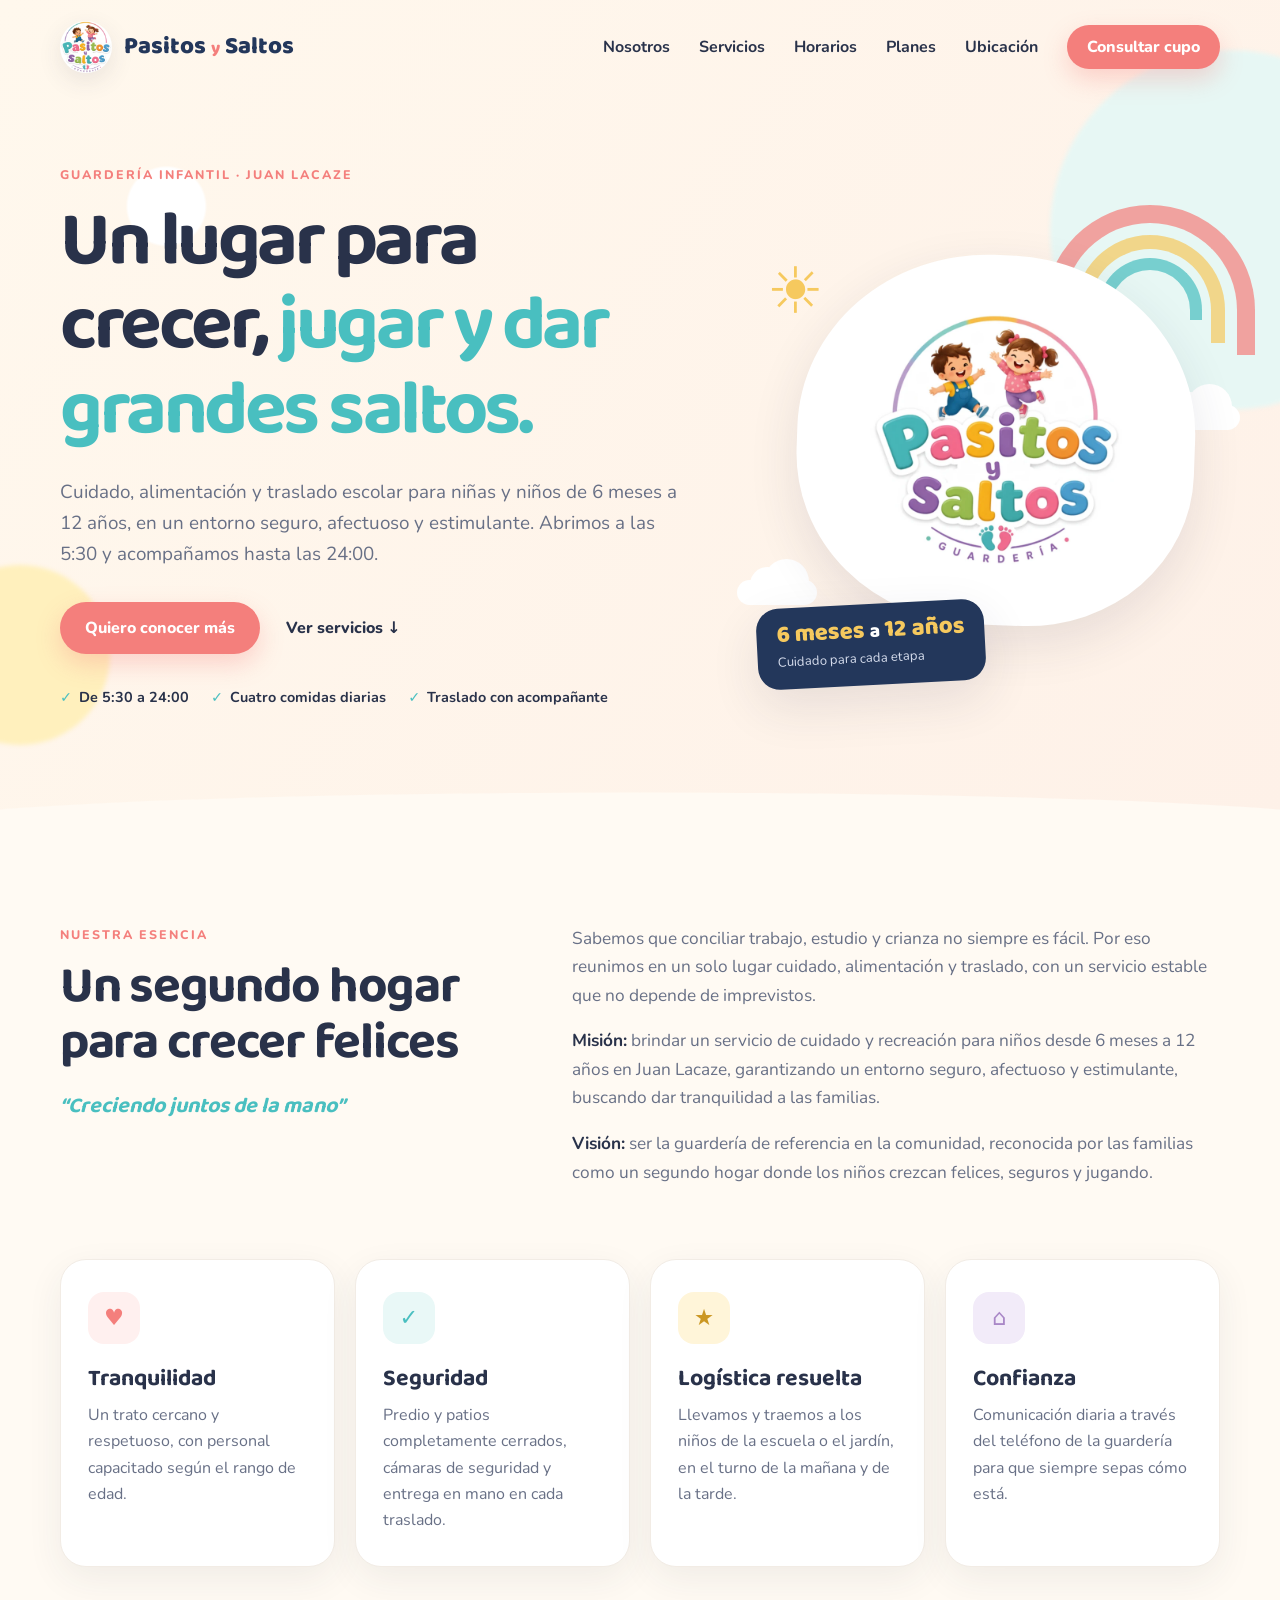
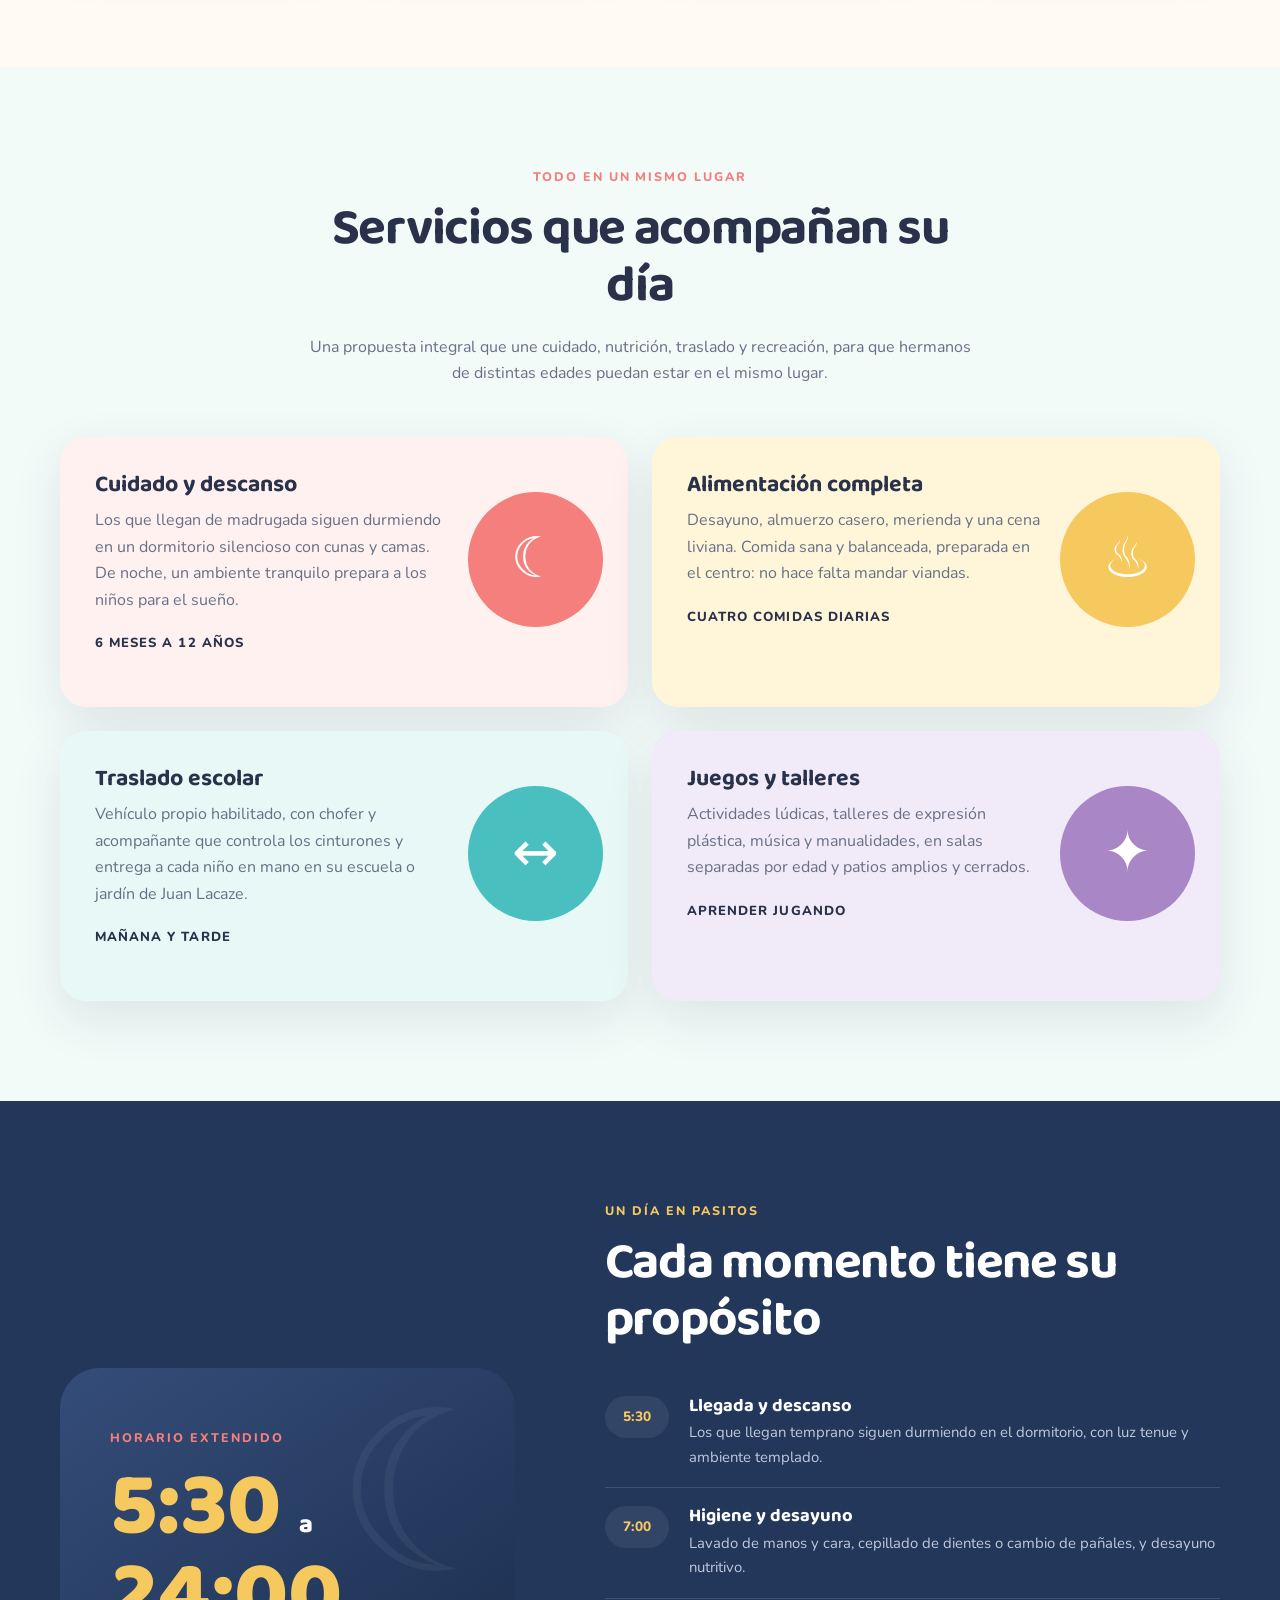
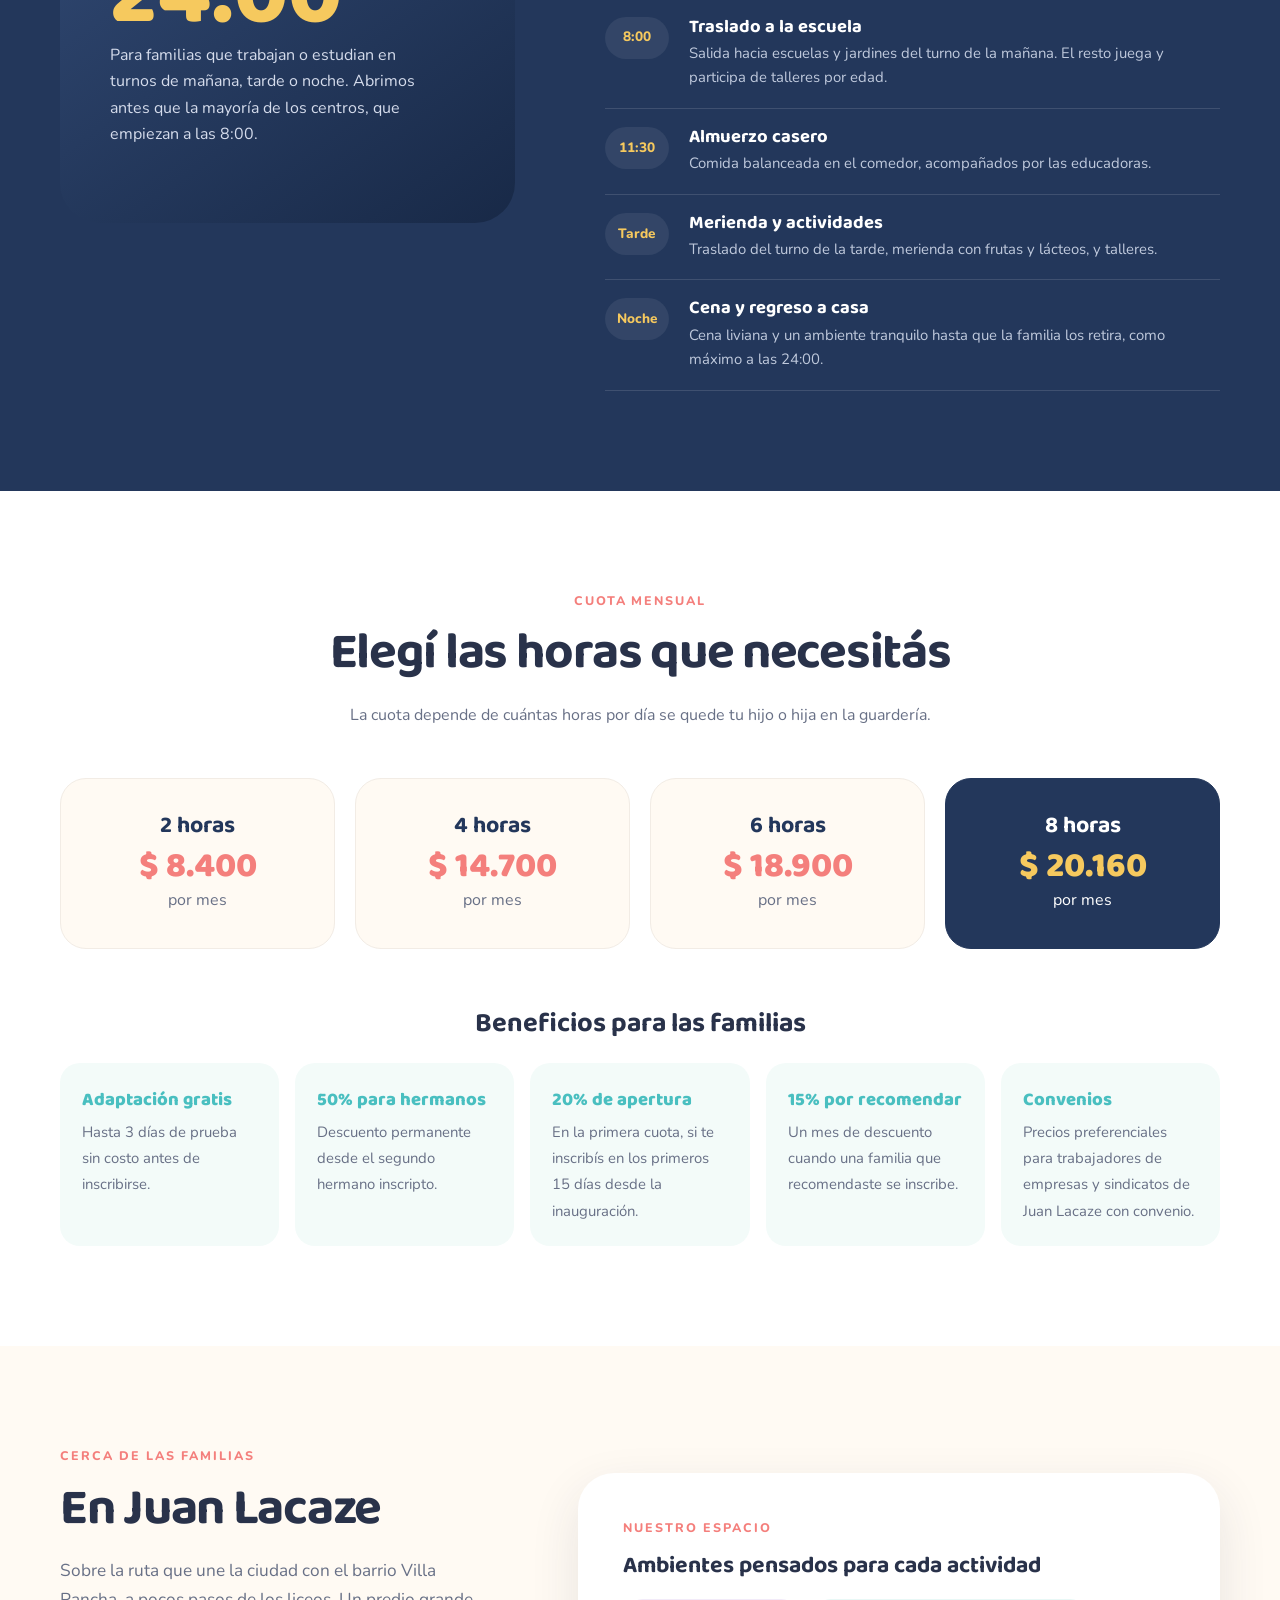
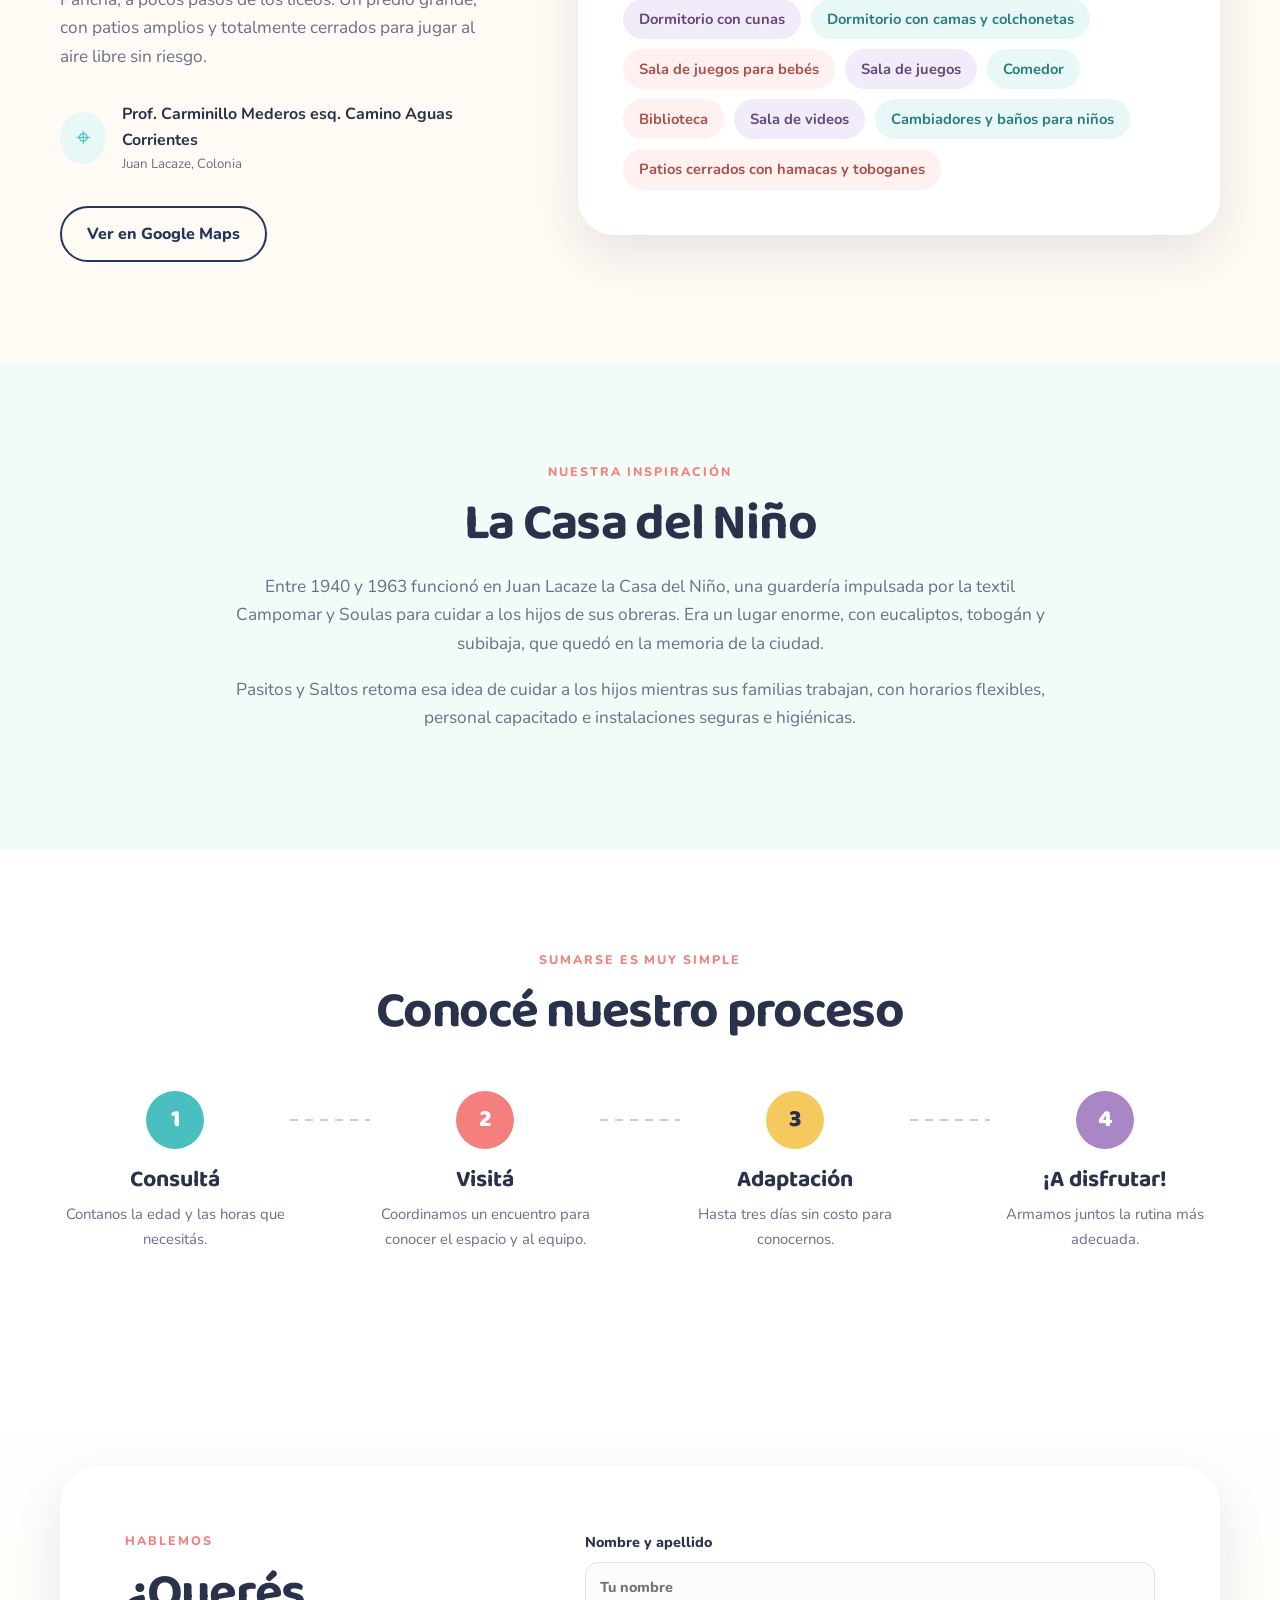
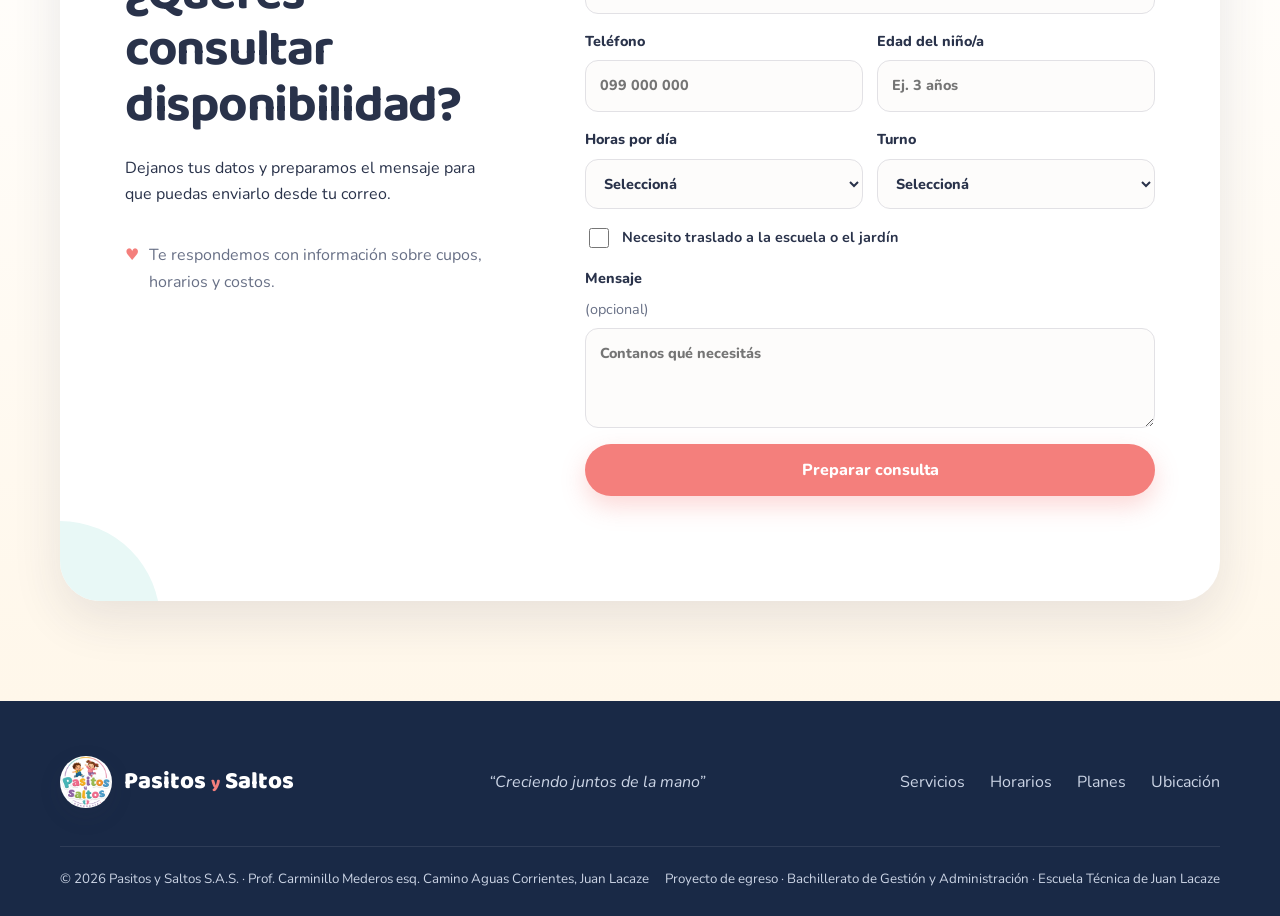
<file: index.html>
<!doctype html>
<html lang="es-UY">
<head>
  <meta charset="utf-8">
  <meta name="viewport" content="width=device-width, initial-scale=1">
  <meta name="description" content="Pasitos y Saltos, guardería infantil en Juan Lacaze para niñas y niños de 6 meses a 12 años. Abierto de 5:30 a 24:00, con alimentación y traslado escolar.">
  <meta name="theme-color" content="#fffaf3">
  <title>Pasitos y Saltos | Guardería infantil en Juan Lacaze</title>
  <link rel="icon" type="image/png" href="assets/img/favicon.png">
  <link rel="apple-touch-icon" href="assets/img/apple-touch-icon.png">
  <link rel="preconnect" href="https://fonts.googleapis.com">
  <link rel="preconnect" href="https://fonts.gstatic.com" crossorigin>
  <link href="https://fonts.googleapis.com/css2?family=Baloo+2:wght@600;700;800&family=Nunito:wght@400;600;700;800&display=swap" rel="stylesheet">
  <link rel="stylesheet" href="assets/css/styles.css">
  <script src="assets/js/app.js" defer></script>
</head>
<body>
  <a class="skip-link" href="#contenido">Saltar al contenido</a>

  <header class="site-header" id="inicio">
    <nav class="nav container" aria-label="Navegación principal">
      <a class="brand" href="#inicio" aria-label="Pasitos y Saltos, inicio">
        <img class="brand-logo" src="assets/img/logo.webp" alt="" width="52" height="53">
        <span>Pasitos <small>y</small> Saltos</span>
      </a>
      <button class="nav-toggle" type="button" aria-expanded="false" aria-controls="nav-menu"><span></span><span></span><span></span><span class="sr-only">Abrir menú</span></button>
      <div class="nav-menu" id="nav-menu">
        <a href="#nosotros">Nosotros</a>
        <a href="#servicios">Servicios</a>
        <a href="#horarios">Horarios</a>
        <a href="#planes">Planes</a>
        <a href="#ubicacion">Ubicación</a>
        <a class="button button-small" href="#contacto">Consultar cupo</a>
      </div>
    </nav>
  </header>

  <main id="contenido">
    <!-- Inicio -->
    <section class="hero section">
      <div class="hero-blob hero-blob-one"></div><div class="hero-blob hero-blob-two"></div>
      <div class="container hero-grid">
        <div class="hero-copy reveal">
          <p class="eyebrow">Guardería infantil · Juan Lacaze</p>
          <h1>Un lugar para crecer, <span>jugar y dar grandes saltos.</span></h1>
          <p class="hero-lead">Cuidado, alimentación y traslado escolar para niñas y niños de 6 meses a 12 años, en un entorno seguro, afectuoso y estimulante. Abrimos a las 5:30 y acompañamos hasta las 24:00.</p>
          <div class="hero-actions"><a class="button" href="#contacto">Quiero conocer más</a><a class="text-link" href="#servicios">Ver servicios <span aria-hidden="true">↓</span></a></div>
          <ul class="hero-points" aria-label="Características destacadas">
            <li>De 5:30 a 24:00</li>
            <li>Cuatro comidas diarias</li>
            <li>Traslado con acompañante</li>
          </ul>
        </div>
        <div class="hero-art reveal">
          <div class="rainbow" aria-hidden="true"><i></i><i></i><i></i></div>
          <div class="sun" aria-hidden="true">☀</div>
          <div class="cloud cloud-a" aria-hidden="true"></div><div class="cloud cloud-b" aria-hidden="true"></div>
          <div class="art-card">
            <img src="assets/img/logo.webp" alt="Logo de Pasitos y Saltos Guardería: una niña y un niño saltando dentro de un arco de colores" width="640" height="650">
          </div>
          <div class="age-badge"><strong>6 meses <small>a</small> 12 años</strong><span>Cuidado para cada etapa</span></div>
        </div>
      </div>
      <div class="wave" aria-hidden="true"></div>
    </section>

    <!-- Nosotros -->
    <section class="section intro" id="nosotros">
      <div class="container split">
        <div class="section-heading reveal">
          <p class="eyebrow">Nuestra esencia</p>
          <h2>Un segundo hogar para crecer felices</h2>
          <p class="slogan">“Creciendo juntos de la mano”</p>
        </div>
        <div class="intro-copy reveal">
          <p>Sabemos que conciliar trabajo, estudio y crianza no siempre es fácil. Por eso reunimos en un solo lugar cuidado, alimentación y traslado, con un servicio estable que no depende de imprevistos.</p>
          <p><strong>Misión:</strong> brindar un servicio de cuidado y recreación para niños desde 6 meses a 12 años en Juan Lacaze, garantizando un entorno seguro, afectuoso y estimulante, buscando dar tranquilidad a las familias.</p>
          <p><strong>Visión:</strong> ser la guardería de referencia en la comunidad, reconocida por las familias como un segundo hogar donde los niños crezcan felices, seguros y jugando.</p>
        </div>
      </div>
      <div class="container values-grid">
        <article class="value-card reveal"><span class="icon icon-heart" aria-hidden="true">♥</span><h3>Tranquilidad</h3><p>Un trato cercano y respetuoso, con personal capacitado según el rango de edad.</p></article>
        <article class="value-card reveal"><span class="icon icon-shield" aria-hidden="true">✓</span><h3>Seguridad</h3><p>Predio y patios completamente cerrados, cámaras de seguridad y entrega en mano en cada traslado.</p></article>
        <article class="value-card reveal"><span class="icon icon-star" aria-hidden="true">★</span><h3>Logística resuelta</h3><p>Llevamos y traemos a los niños de la escuela o el jardín, en el turno de la mañana y de la tarde.</p></article>
        <article class="value-card reveal"><span class="icon icon-family" aria-hidden="true">⌂</span><h3>Confianza</h3><p>Comunicación diaria a través del teléfono de la guardería para que siempre sepas cómo está.</p></article>
      </div>
    </section>

    <!-- Servicios -->
    <section class="section services" id="servicios">
      <div class="container">
        <div class="section-heading centered reveal">
          <p class="eyebrow">Todo en un mismo lugar</p>
          <h2>Servicios que acompañan su día</h2>
          <p>Una propuesta integral que une cuidado, nutrición, traslado y recreación, para que hermanos de distintas edades puedan estar en el mismo lugar.</p>
        </div>
        <div class="services-grid">
          <article class="service-card coral reveal"><div class="service-icon" aria-hidden="true">☾</div><h3>Cuidado y descanso</h3><p>Los que llegan de madrugada siguen durmiendo en un dormitorio silencioso con cunas y camas. De noche, un ambiente tranquilo prepara a los niños para el sueño.</p><span>6 meses a 12 años</span></article>
          <article class="service-card yellow reveal"><div class="service-icon" aria-hidden="true">♨</div><h3>Alimentación completa</h3><p>Desayuno, almuerzo casero, merienda y una cena liviana. Comida sana y balanceada, preparada en el centro: no hace falta mandar viandas.</p><span>Cuatro comidas diarias</span></article>
          <article class="service-card teal reveal"><div class="service-icon" aria-hidden="true">↔</div><h3>Traslado escolar</h3><p>Vehículo propio habilitado, con chofer y acompañante que controla los cinturones y entrega a cada niño en mano en su escuela o jardín de Juan Lacaze.</p><span>Mañana y tarde</span></article>
          <article class="service-card purple reveal"><div class="service-icon" aria-hidden="true">✦</div><h3>Juegos y talleres</h3><p>Actividades lúdicas, talleres de expresión plástica, música y manualidades, en salas separadas por edad y patios amplios y cerrados.</p><span>Aprender jugando</span></article>
        </div>
      </div>
    </section>

    <!-- Horarios -->
    <section class="section routine" id="horarios">
      <div class="container routine-grid">
        <div class="routine-card reveal">
          <p class="eyebrow">Horario extendido</p>
          <strong>5:30 <small>a</small> 24:00</strong>
          <p>Para familias que trabajan o estudian en turnos de mañana, tarde o noche. Abrimos antes que la mayoría de los centros, que empiezan a las 8:00.</p>
          <div class="moon" aria-hidden="true">☾</div>
        </div>
        <div class="routine-copy reveal">
          <p class="eyebrow">Un día en Pasitos</p>
          <h2>Cada momento tiene su propósito</h2>
          <ol class="timeline">
            <li><span>5:30</span><div><h3>Llegada y descanso</h3><p>Los que llegan temprano siguen durmiendo en el dormitorio, con luz tenue y ambiente templado.</p></div></li>
            <li><span>7:00</span><div><h3>Higiene y desayuno</h3><p>Lavado de manos y cara, cepillado de dientes o cambio de pañales, y desayuno nutritivo.</p></div></li>
            <li><span>8:00</span><div><h3>Traslado a la escuela</h3><p>Salida hacia escuelas y jardines del turno de la mañana. El resto juega y participa de talleres por edad.</p></div></li>
            <li><span>11:30</span><div><h3>Almuerzo casero</h3><p>Comida balanceada en el comedor, acompañados por las educadoras.</p></div></li>
            <li><span>Tarde</span><div><h3>Merienda y actividades</h3><p>Traslado del turno de la tarde, merienda con frutas y lácteos, y talleres.</p></div></li>
            <li><span>Noche</span><div><h3>Cena y regreso a casa</h3><p>Cena liviana y un ambiente tranquilo hasta que la familia los retira, como máximo a las 24:00.</p></div></li>
          </ol>
        </div>
      </div>
    </section>

    <!-- Planes y beneficios -->
    <section class="section plans" id="planes">
      <div class="container">
        <div class="section-heading centered reveal">
          <p class="eyebrow">Cuota mensual</p>
          <h2>Elegí las horas que necesitás</h2>
          <p>La cuota depende de cuántas horas por día se quede tu hijo o hija en la guardería.</p>
        </div>
        <div class="plans-grid">
          <article class="plan-card reveal"><h3>2 horas</h3><p class="plan-price">$ 8.400</p><p>por mes</p></article>
          <article class="plan-card reveal"><h3>4 horas</h3><p class="plan-price">$ 14.700</p><p>por mes</p></article>
          <article class="plan-card reveal"><h3>6 horas</h3><p class="plan-price">$ 18.900</p><p>por mes</p></article>
          <article class="plan-card featured reveal"><h3>8 horas</h3><p class="plan-price">$ 20.160</p><p>por mes</p></article>
        </div>
        <h3 class="benefits-title reveal">Beneficios para las familias</h3>
        <ul class="benefits reveal">
          <li><strong>Adaptación gratis</strong><span>Hasta 3 días de prueba sin costo antes de inscribirse.</span></li>
          <li><strong>50% para hermanos</strong><span>Descuento permanente desde el segundo hermano inscripto.</span></li>
          <li><strong>20% de apertura</strong><span>En la primera cuota, si te inscribís en los primeros 15 días desde la inauguración.</span></li>
          <li><strong>15% por recomendar</strong><span>Un mes de descuento cuando una familia que recomendaste se inscribe.</span></li>
          <li><strong>Convenios</strong><span>Precios preferenciales para trabajadores de empresas y sindicatos de Juan Lacaze con convenio.</span></li>
        </ul>
      </div>
    </section>

    <!-- Ubicación -->
    <section class="section location" id="ubicacion">
      <div class="container location-grid">
        <div class="location-copy reveal">
          <p class="eyebrow">Cerca de las familias</p>
          <h2>En Juan Lacaze</h2>
          <p>Sobre la ruta que une la ciudad con el barrio Villa Pancha, a pocos pasos de los liceos. Un predio grande, con patios amplios y totalmente cerrados para jugar al aire libre sin riesgo.</p>
          <div class="address"><span aria-hidden="true">⌖</span><div><strong>Prof. Carminillo Mederos esq. Camino Aguas Corrientes</strong><small>Juan Lacaze, Colonia</small></div></div>
          <a class="button button-outline" href="https://maps.app.goo.gl/r7QwcGYJXqY3hZ2r7" target="_blank" rel="noopener noreferrer">Ver en Google Maps</a>
        </div>
        <div class="space-card reveal">
          <p class="eyebrow">Nuestro espacio</p>
          <h3>Ambientes pensados para cada actividad</h3>
          <ul class="space-list">
            <li>Dormitorio con cunas</li><li>Dormitorio con camas y colchonetas</li><li>Sala de juegos para bebés</li><li>Sala de juegos</li><li>Comedor</li><li>Biblioteca</li><li>Sala de videos</li><li>Cambiadores y baños para niños</li><li>Patios cerrados con hamacas y toboganes</li>
          </ul>
        </div>
      </div>
    </section>

    <!-- Historia -->
    <section class="section history">
      <div class="container history-card reveal">
        <p class="eyebrow">Nuestra inspiración</p>
        <h2>La Casa del Niño</h2>
        <p>Entre 1940 y 1963 funcionó en Juan Lacaze la Casa del Niño, una guardería impulsada por la textil Campomar y Soulas para cuidar a los hijos de sus obreras. Era un lugar enorme, con eucaliptos, tobogán y subibaja, que quedó en la memoria de la ciudad.</p>
        <p>Pasitos y Saltos retoma esa idea de cuidar a los hijos mientras sus familias trabajan, con horarios flexibles, personal capacitado e instalaciones seguras e higiénicas.</p>
      </div>
    </section>

    <!-- Proceso -->
    <section class="section enrollment">
      <div class="container">
        <div class="section-heading centered reveal"><p class="eyebrow">Sumarse es muy simple</p><h2>Conocé nuestro proceso</h2></div>
        <div class="steps">
          <article class="reveal"><span>1</span><h3>Consultá</h3><p>Contanos la edad y las horas que necesitás.</p></article><i aria-hidden="true"></i>
          <article class="reveal"><span>2</span><h3>Visitá</h3><p>Coordinamos un encuentro para conocer el espacio y al equipo.</p></article><i aria-hidden="true"></i>
          <article class="reveal"><span>3</span><h3>Adaptación</h3><p>Hasta tres días sin costo para conocernos.</p></article><i aria-hidden="true"></i>
          <article class="reveal"><span>4</span><h3>¡A disfrutar!</h3><p>Armamos juntos la rutina más adecuada.</p></article>
        </div>
      </div>
    </section>

    <!-- Contacto -->
    <section class="section contact" id="contacto">
      <div class="container contact-card reveal">
        <div>
          <p class="eyebrow">Hablemos</p>
          <h2>¿Querés consultar disponibilidad?</h2>
          <p>Dejanos tus datos y preparamos el mensaje para que puedas enviarlo desde tu correo.</p>
          <div class="contact-note"><span aria-hidden="true">♥</span> Te respondemos con información sobre cupos, horarios y costos.</div>
        </div>
        <form id="contact-form">
          <label>Nombre y apellido<input name="nombre" autocomplete="name" required placeholder="Tu nombre"></label>
          <div class="form-row"><label>Teléfono<input name="telefono" type="tel" autocomplete="tel" required placeholder="099 000 000"></label><label>Edad del niño/a<input name="edad" required placeholder="Ej. 3 años"></label></div>
          <div class="form-row">
            <label>Horas por día<select name="horas" required><option value="">Seleccioná</option><option>2 horas</option><option>4 horas</option><option>6 horas</option><option>8 horas</option><option>No sé todavía</option></select></label>
            <label>Turno<select name="turno" required><option value="">Seleccioná</option><option>Madrugada (desde las 5:30)</option><option>Mañana</option><option>Tarde</option><option>Noche (hasta las 24:00)</option></select></label>
          </div>
          <label class="check"><input type="checkbox" name="traslado"> Necesito traslado a la escuela o el jardín</label>
          <label>Mensaje <span>(opcional)</span><textarea name="mensaje" rows="3" placeholder="Contanos qué necesitás"></textarea></label>
          <button class="button" type="submit">Preparar consulta</button><p class="form-status" id="form-status" role="status"></p>
        </form>
      </div>
    </section>
  </main>

  <footer>
    <div class="container footer-grid">
      <a class="brand brand-light" href="#inicio"><img class="brand-logo" src="assets/img/logo.webp" alt="" width="52" height="53"><span>Pasitos <small>y</small> Saltos</span></a>
      <p>“Creciendo juntos de la mano”</p>
      <nav aria-label="Navegación secundaria"><a href="#servicios">Servicios</a><a href="#horarios">Horarios</a><a href="#planes">Planes</a><a href="#ubicacion">Ubicación</a></nav>
    </div>
    <div class="container footer-bottom">
      <small>© <span id="year"></span> Pasitos y Saltos S.A.S. · Prof. Carminillo Mederos esq. Camino Aguas Corrientes, Juan Lacaze</small>
      <small>Proyecto de egreso · Bachillerato de Gestión y Administración · Escuela Técnica de Juan Lacaze</small>
    </div>
  </footer>
</body>
</html>
</file>
<file: assets/css/styles.css>
:root{--ink:#29324a;--muted:#687086;--cream:#fffaf3;--white:#fff;--coral:#f47f7c;--teal:#49bfc0;--yellow:#f6c95e;--purple:#a987c7;--navy:#23375b;--shadow:0 18px 50px rgba(45,48,75,.11);--radius:26px}*{box-sizing:border-box}html{scroll-behavior:smooth}body{margin:0;color:var(--ink);font-family:Nunito,system-ui,sans-serif;background:var(--cream);line-height:1.65}body.menu-open{overflow:hidden}h1,h2,h3,p{margin-top:0}h1,h2,h3,.brand{font-family:"Baloo 2",Nunito,sans-serif;line-height:1.1}h1{font-size:clamp(3rem,6vw,5.6rem);letter-spacing:-.045em;margin-bottom:24px}h2{font-size:clamp(2.3rem,4vw,3.6rem);letter-spacing:-.025em;margin-bottom:20px}h3{font-size:1.45rem;margin-bottom:10px}a{color:inherit;text-decoration:none}.container{width:min(1160px,calc(100% - 40px));margin:auto}.section{padding:100px 0}.skip-link{position:fixed;top:-100px;left:20px;background:var(--navy);color:#fff;padding:12px 18px;z-index:100}.skip-link:focus{top:12px}.sr-only{position:absolute;width:1px;height:1px;padding:0;margin:-1px;overflow:hidden;clip:rect(0,0,0,0);white-space:nowrap;border:0}.site-header{position:absolute;top:0;left:0;width:100%;z-index:20}.nav{height:94px;display:flex;align-items:center;justify-content:space-between}.brand{display:flex;align-items:center;gap:12px;font-size:1.5rem;font-weight:800;color:var(--navy)}.brand small{font-size:.7em;color:var(--coral)}.brand-mark{display:grid;grid-template-columns:1fr 1fr;place-items:center;width:48px;height:48px;border-radius:50%;background:#fff;box-shadow:0 8px 24px rgba(61,59,83,.1);font-weight:800;overflow:hidden}.brand-mark span:first-child{color:var(--teal)}.brand-mark span:last-child{color:var(--coral)}.nav-menu{display:flex;align-items:center;gap:29px;font-weight:700}.nav-menu>a:not(.button):hover{color:var(--coral)}.nav-toggle{display:none;background:none;border:0;padding:8px}.nav-toggle>span:not(.sr-only){display:block;width:25px;height:2px;background:var(--ink);margin:5px}.button{display:inline-flex;justify-content:center;align-items:center;border:0;border-radius:999px;background:var(--coral);color:#fff;padding:15px 25px;font:800 1rem Nunito,sans-serif;box-shadow:0 10px 25px rgba(244,127,124,.3);cursor:pointer;transition:.2s}.button:hover{transform:translateY(-2px);filter:saturate(1.1)}.button-small{padding:11px 20px}.button-outline{background:transparent;color:var(--navy);border:2px solid var(--navy);box-shadow:none}.hero{position:relative;min-height:800px;padding-top:165px;overflow:hidden;background:radial-gradient(circle at 13% 25%,#fff 0 3%,transparent 3.2%),linear-gradient(125deg,#fff8ed,#fef1e8)}.hero-grid{display:grid;grid-template-columns:1.15fr .85fr;align-items:center;gap:70px;position:relative;z-index:2}.eyebrow{text-transform:uppercase;letter-spacing:.16em;font-size:.78rem;font-weight:800;color:var(--coral);margin-bottom:14px}.hero h1 span{color:var(--teal)}.hero-lead{font-size:1.18rem;max-width:650px;color:var(--muted)}.hero-actions{display:flex;align-items:center;gap:26px;margin:32px 0}.text-link{font-weight:800}.hero-points{list-style:none;padding:0;display:flex;gap:22px;flex-wrap:wrap;font-size:.9rem;font-weight:700}.hero-points li:before{content:"✓";color:var(--teal);margin-right:7px}.hero-art{height:500px;position:relative}.art-card{position:absolute;inset:60px 25px 70px 40px;background:#fff;border-radius:48% 48% 42% 46%;padding:28px;display:flex;flex-direction:column;align-items:center;justify-content:center;text-align:center;box-shadow:var(--shadow);z-index:3;transform:rotate(2deg)}.art-kicker{font-weight:800;color:var(--coral);text-transform:uppercase;letter-spacing:.13em;font-size:.75rem}.art-card strong{font:800 4rem/1 "Baloo 2";color:var(--navy);margin:15px}.art-card strong small{font-size:1.6rem;color:var(--yellow)}.art-card p{max-width:230px;color:var(--muted)}.rainbow{position:absolute;right:-35px;top:10px;width:210px;height:150px;border:18px solid var(--coral);border-bottom:0;border-radius:210px 210px 0 0;opacity:.7}.rainbow i:nth-child(1){position:absolute;inset:12px;border:14px solid var(--yellow);border-bottom:0;border-radius:180px 180px 0 0}.rainbow i:nth-child(2){position:absolute;inset:35px;border:12px solid var(--teal);border-bottom:0;border-radius:150px 150px 0 0}.sun{position:absolute;left:10px;top:45px;color:var(--yellow);font-size:4rem;animation:spin 18s linear infinite}.blocks{position:absolute;z-index:4;bottom:30px;right:10px;display:flex;align-items:end}.blocks b{display:grid;place-items:center;width:58px;height:58px;background:var(--teal);color:#fff;font:800 1.4rem "Baloo 2";transform:rotate(5deg);border-radius:10px;box-shadow:var(--shadow)}.blocks b:nth-child(2){background:var(--coral);transform:rotate(-7deg);margin-bottom:12px}.blocks b:nth-child(3){background:var(--yellow);transform:rotate(8deg)}.cloud{position:absolute;width:80px;height:25px;background:white;border-radius:30px}.cloud:before,.cloud:after{content:"";position:absolute;background:white;border-radius:50%}.cloud:before{width:35px;height:35px;left:13px;bottom:3px}.cloud:after{width:45px;height:45px;right:8px;bottom:1px}.cloud-a{left:-20px;bottom:90px}.cloud-b{right:-20px;top:210px}.wave{position:absolute;bottom:-1px;left:-3%;width:106%;height:75px;background:var(--cream);clip-path:ellipse(54% 44% at 50% 100%)}.hero-blob{position:absolute;border-radius:50%;filter:blur(2px)}.hero-blob-one{width:360px;height:360px;background:#e7f7f4;right:-130px;top:50px}.hero-blob-two{width:180px;height:180px;background:#fff0bd;left:-70px;bottom:80px}.split{display:grid;grid-template-columns:.8fr 1.2fr;gap:80px}.intro-copy{font-size:1.08rem;color:var(--muted)}.values-grid{display:grid;grid-template-columns:repeat(4,1fr);gap:20px;margin-top:55px}.value-card{background:#fff;border-radius:var(--radius);padding:32px 27px;box-shadow:0 12px 36px rgba(42,51,74,.07);border:1px solid #f2ece5}.value-card p{color:var(--muted);margin-bottom:0}.icon{width:52px;height:52px;border-radius:16px;display:grid;place-items:center;margin-bottom:22px;font-size:1.4rem}.icon-heart{color:var(--coral);background:#fff0ef}.icon-shield{color:var(--teal);background:#e9f8f7}.icon-star{color:#cb9722;background:#fff5d9}.icon-family{color:var(--purple);background:#f2ebf9}.services{background:#f3fbf9}.section-heading{max-width:520px}.section-heading.centered{text-align:center;margin:0 auto 50px;max-width:680px}.section-heading.centered>p:last-child{color:var(--muted)}.services-grid{display:grid;grid-template-columns:repeat(2,1fr);gap:24px}.service-card{position:relative;min-height:270px;border-radius:var(--radius);padding:35px 180px 35px 35px;overflow:hidden;box-shadow:var(--shadow)}.service-card p{color:var(--muted)}.service-card span{font-size:.82rem;font-weight:800;text-transform:uppercase;letter-spacing:.08em}.service-card .service-icon{position:absolute;width:135px;height:135px;right:25px;top:55px;border-radius:50%;display:grid;place-items:center;color:#fff;font-size:3.5rem}.service-card.coral{background:#fff1ef}.service-card.coral .service-icon{background:var(--coral)}.service-card.teal{background:#e8f8f6}.service-card.teal .service-icon{background:var(--teal)}.service-card.yellow{background:#fff6da}.service-card.yellow .service-icon{background:var(--yellow)}.service-card.purple{background:#f1eaf8}.service-card.purple .service-icon{background:var(--purple)}.routine{background:var(--navy);color:#fff}.routine-grid{display:grid;grid-template-columns:.85fr 1.15fr;gap:90px;align-items:center}.routine-card{position:relative;min-height:430px;background:linear-gradient(145deg,#344d79,#182947);border-radius:40px;padding:60px 50px;overflow:hidden;display:flex;flex-direction:column;justify-content:center}.routine-card strong{font:800 clamp(3.7rem,7vw,6.5rem)/1 "Baloo 2";color:var(--yellow)}.routine-card strong small{font-size:1.6rem;color:#fff}.routine-card p:not(.eyebrow){max-width:310px;color:#d5dcec}.moon{position:absolute;right:-20px;top:-55px;font-size:14rem;color:#ffffff0d}.routine-copy .eyebrow{color:var(--yellow)}.timeline{list-style:none;padding:10px 0 0;margin:0}.timeline li{display:flex;gap:20px;border-bottom:1px solid #ffffff20;padding:18px 0}.timeline li>span{flex:0 0 64px;height:42px;border-radius:999px;font-size:.85rem;display:grid;place-items:center;background:#ffffff12;color:var(--yellow);font-weight:800}.timeline h3{font-size:1.15rem;margin:0 0 4px}.timeline p{color:#bfc9dc;margin:0;font-size:.93rem}.location-grid{display:grid;grid-template-columns:.8fr 1.2fr;gap:90px;align-items:center}.location-copy>p:not(.eyebrow){color:var(--muted);font-size:1.08rem}.address{display:flex;gap:16px;align-items:center;margin:30px 0}.address>span{width:52px;height:52px;border-radius:50%;display:grid;place-items:center;background:#e8f8f6;color:var(--teal);font-size:1.6rem}.address small{display:block;color:var(--muted)}.map-card{height:410px;position:relative;border-radius:36px;overflow:hidden;background:#e8e6d7;box-shadow:var(--shadow)}.map-grid{position:absolute;inset:-20%;background:linear-gradient(33deg,transparent 47%,#fff 48% 52%,transparent 53%),linear-gradient(120deg,transparent 43%,#fff 44% 48%,transparent 49%),repeating-linear-gradient(90deg,#dbe8cf 0 50px,#e5eed9 51px 100px);transform:rotate(-8deg)}.map-grid:after{content:"";position:absolute;width:100%;height:60px;background:#a8d5de;top:70%;transform:rotate(15deg)}.map-pin{position:absolute;left:55%;top:42%;width:70px;height:70px;display:grid;place-items:center;background:var(--coral);color:white;border-radius:50% 50% 50% 0;transform:rotate(-45deg);font-size:1.4rem;box-shadow:0 15px 30px #42425d3b}.map-pin::first-letter{transform:rotate(45deg)}.map-label{position:absolute;left:48%;top:64%;background:#fff;border-radius:20px;padding:8px 15px;font-weight:800;box-shadow:var(--shadow)}.enrollment{background:#fff}.steps{display:flex;align-items:flex-start;text-align:center}.steps article{flex:1}.steps article>span{width:58px;height:58px;margin:0 auto 18px;display:grid;place-items:center;border-radius:50%;background:var(--teal);color:#fff;font:800 1.5rem "Baloo 2"}.steps article:nth-of-type(2)>span{background:var(--coral)}.steps article:nth-of-type(3)>span{background:var(--yellow);color:var(--ink)}.steps article:nth-of-type(4)>span{background:var(--purple)}.steps article p{color:var(--muted);font-size:.93rem}.steps>i{width:80px;height:2px;background:repeating-linear-gradient(90deg,#c8ccd4 0 8px,transparent 8px 15px);margin-top:28px}.contact{background:linear-gradient(180deg,#fff,#fff7ea)}.contact-card{background:#fff;box-shadow:var(--shadow);border-radius:40px;padding:65px;display:grid;grid-template-columns:.8fr 1.2fr;gap:80px;position:relative;overflow:hidden}.contact-card:before{content:"";position:absolute;width:200px;height:200px;background:#e8f8f6;border-radius:50%;left:-100px;bottom:-120px}.contact-card>div{position:relative}.contact-note{display:flex;gap:10px;color:var(--muted);margin-top:35px}.contact-note span{color:var(--coral)}form{display:grid;gap:16px}label{display:grid;gap:7px;font-weight:800;font-size:.9rem}label span{font-weight:400;color:var(--muted)}input,select,textarea{width:100%;border:1.5px solid #e2e1e5;border-radius:13px;background:#fdfcfb;padding:13px 14px;font:inherit;color:var(--ink);outline:none}input:focus,select:focus,textarea:focus{border-color:var(--teal);box-shadow:0 0 0 3px #49bfc020}.form-row{display:grid;grid-template-columns:1fr 1fr;gap:14px}textarea{resize:vertical}.form-status{margin:0;color:var(--teal);font-weight:700;min-height:1.5em}footer{background:#192946;color:#cbd4e5;padding:55px 0 25px}.footer-grid{display:flex;justify-content:space-between;align-items:center;border-bottom:1px solid #ffffff17;padding-bottom:38px}.brand-light{color:#fff}.footer-grid p{margin:0;font-style:italic}.footer-grid nav{display:flex;gap:25px}.footer-grid nav a:hover{color:#fff}.footer-bottom{display:flex;justify-content:space-between;padding-top:22px}@keyframes spin{to{transform:rotate(360deg)}}.reveal{opacity:0;transform:translateY(22px);transition:opacity .65s ease,transform .65s ease}.reveal.visible{opacity:1;transform:none}@media(max-width:900px){.nav-toggle{display:block;z-index:3}.nav-menu{position:fixed;inset:0;background:var(--cream);flex-direction:column;justify-content:center;font-size:1.3rem;transform:translateX(100%);transition:.3s}.nav-menu.open{transform:none}.hero{padding-top:130px}.hero-grid,.split,.routine-grid,.location-grid,.contact-card{grid-template-columns:1fr}.hero-art{height:420px;max-width:530px;width:100%;margin:auto}.values-grid{grid-template-columns:1fr 1fr}.routine-grid,.location-grid{gap:50px}.contact-card{gap:35px}.service-card{padding-right:150px}.footer-grid{flex-direction:column;gap:24px}.footer-bottom{flex-direction:column;gap:8px;text-align:center}}@media(max-width:620px){.container{width:min(100% - 26px,1160px)}.section{padding:72px 0}.hero{min-height:auto;padding-top:120px;padding-bottom:100px}.hero-art{height:360px}.art-card{inset:70px 10px 45px 25px}.art-card strong{font-size:3.3rem}.hero-actions{align-items:flex-start;flex-direction:column}.hero-points{gap:8px 16px}.values-grid,.services-grid,.form-row{grid-template-columns:1fr}.service-card{padding:28px;min-height:340px}.service-card .service-icon{width:100px;height:100px;right:25px;bottom:25px;top:auto}.routine-card{padding:40px 28px;min-height:360px}.location-grid{gap:35px}.map-card{height:320px}.steps{display:grid;grid-template-columns:1fr 1fr;gap:30px 15px}.steps>i{display:none}.contact-card{padding:35px 22px;border-radius:28px}.footer-grid nav{flex-wrap:wrap;justify-content:center}.footer-grid p{text-align:center}}
@media(prefers-reduced-motion:reduce){html{scroll-behavior:auto}*,*:before,*:after{animation:none!important;transition:none!important}.reveal{opacity:1;transform:none}}

/* Logo */
.brand-logo{width:52px;height:auto;border-radius:50%;background:#fff;box-shadow:0 8px 24px rgba(61,59,83,.1)}
.art-card{overflow:hidden}
.art-card img{width:82%;height:82%;object-fit:contain;transform:rotate(-2deg)}
.age-badge{position:absolute;z-index:4;left:0;bottom:10px;background:var(--navy);color:#fff;border-radius:22px;padding:14px 20px;box-shadow:var(--shadow);transform:rotate(-3deg)}
.age-badge strong{display:block;font:800 1.5rem/1.1 "Baloo 2",sans-serif;color:var(--yellow)}
.age-badge strong small{font-size:.8em;color:#fff}
.age-badge span{font-size:.82rem;color:#d5dcec}
.slogan{font:700 1.35rem/1.3 "Baloo 2",sans-serif;color:var(--teal);font-style:italic;margin:0}
.intro-copy strong{color:var(--ink)}

/* Planes y beneficios */
.plans{background:#fff}
.plans-grid{display:grid;grid-template-columns:repeat(4,1fr);gap:20px}
.plan-card{text-align:center;border-radius:var(--radius);padding:34px 20px;background:var(--cream);border:1px solid #f2ece5}
.plan-card h3{margin-bottom:8px;color:var(--navy)}
.plan-card p{margin:0;color:var(--muted)}
.plan-card .plan-price{font:800 2.2rem/1.1 "Baloo 2",sans-serif;color:var(--coral);margin:6px 0 2px}
.plan-card.featured{background:var(--navy);border-color:var(--navy)}
.plan-card.featured h3,.plan-card.featured p{color:#fff}
.plan-card.featured .plan-price{color:var(--yellow)}
.benefits-title{text-align:center;margin:60px 0 24px;font-size:1.7rem}
.benefits{list-style:none;padding:0;margin:0;display:grid;grid-template-columns:repeat(auto-fit,minmax(200px,1fr));gap:16px}
.benefits li{background:#f3fbf9;border-radius:20px;padding:22px}
.benefits strong{display:block;font:800 1.15rem "Baloo 2",sans-serif;color:var(--teal);margin-bottom:4px}
.benefits span{color:var(--muted);font-size:.93rem}

/* Nuestro espacio */
.space-card{background:#fff;border-radius:36px;padding:45px;box-shadow:var(--shadow)}
.space-list{list-style:none;padding:0;margin:20px 0 0;display:flex;flex-wrap:wrap;gap:10px}
.space-list li{background:#f2ebf9;color:#5f4a78;border-radius:999px;padding:8px 16px;font-weight:700;font-size:.92rem}
.space-list li:nth-child(3n+2){background:#e8f8f6;color:#2a7d7e}
.space-list li:nth-child(3n){background:#fff1ef;color:#a8504d}

/* Historia */
.history{background:#f3fbf9}
.history-card{max-width:820px;text-align:center}
.history-card p:not(.eyebrow){color:var(--muted);font-size:1.08rem}

/* Formulario */
label.check{display:flex;align-items:center;gap:10px;font-weight:700}
label.check input{width:20px;height:20px;accent-color:var(--teal)}

@media(max-width:900px){.plans-grid{grid-template-columns:1fr 1fr}.age-badge{left:10px}}
@media(max-width:620px){.space-card{padding:30px 22px}.plan-card .plan-price{font-size:1.8rem}.plans-grid{gap:12px}}
</file>
